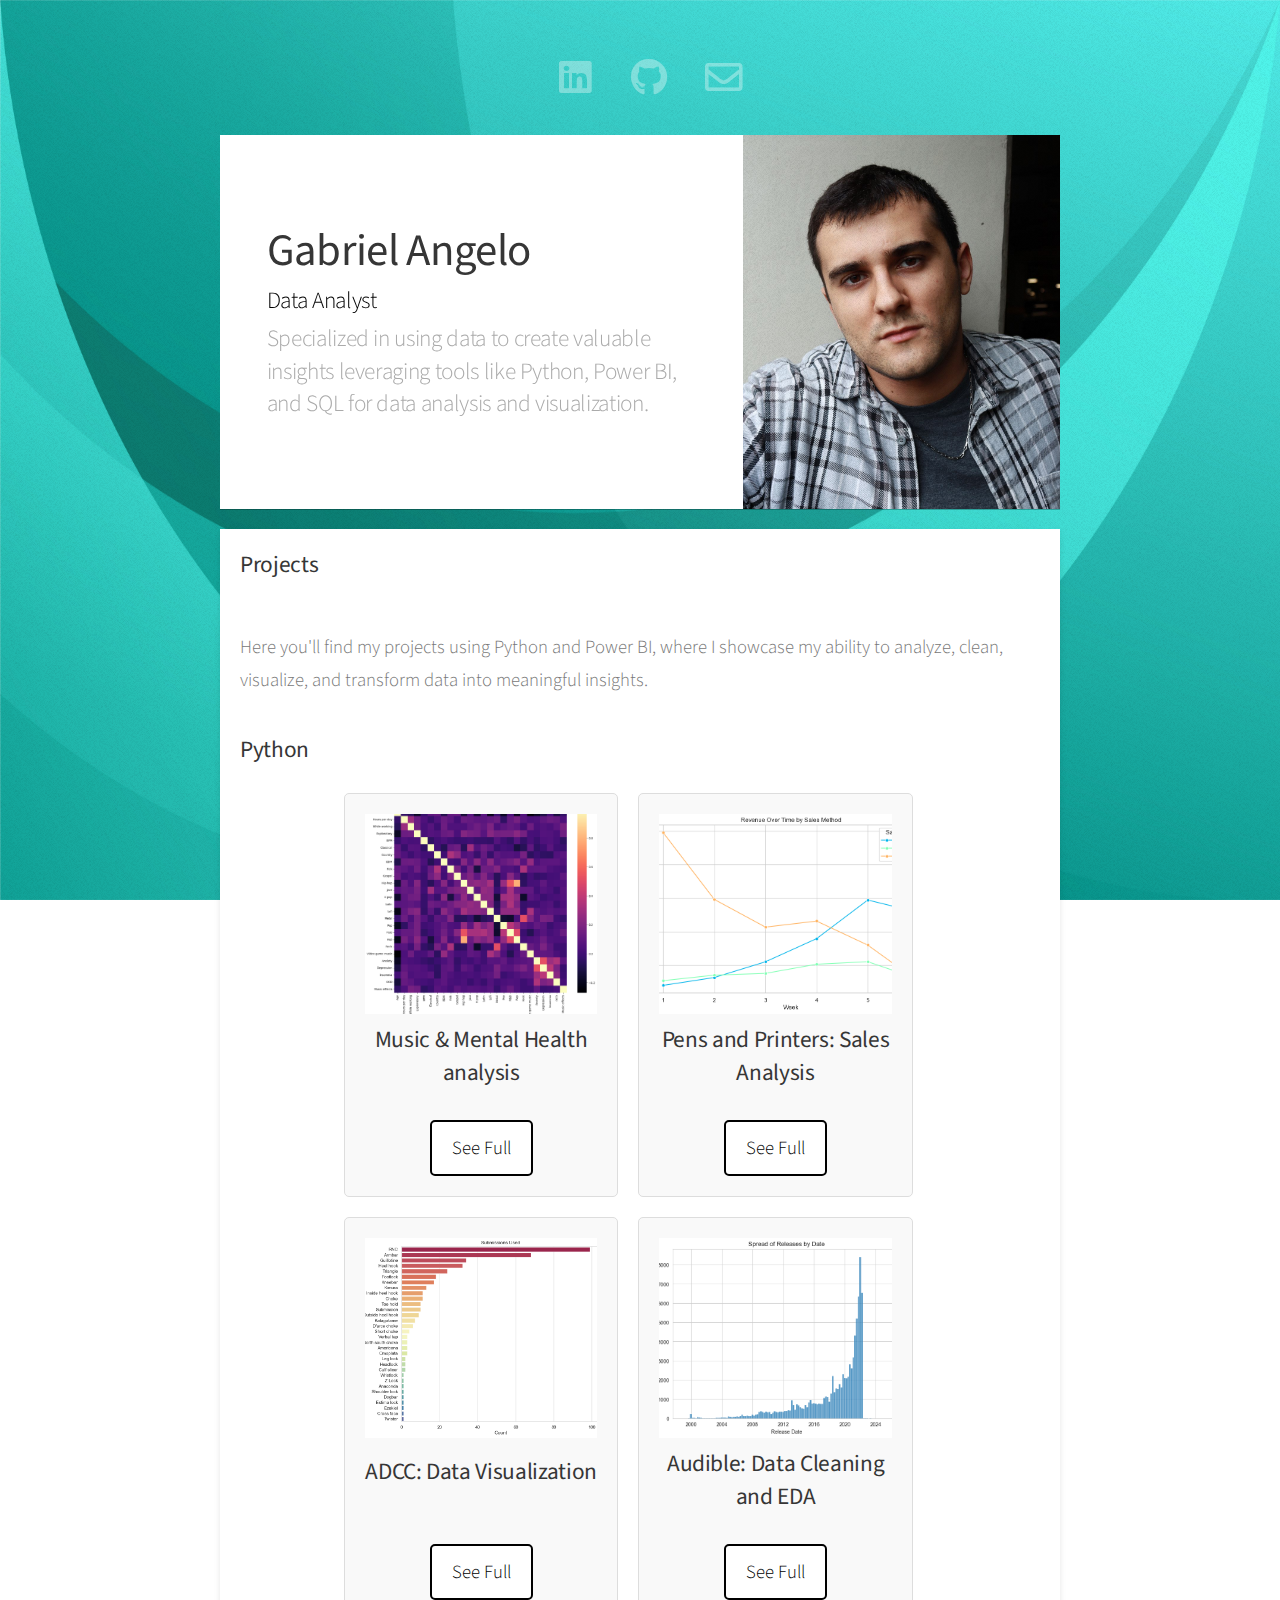
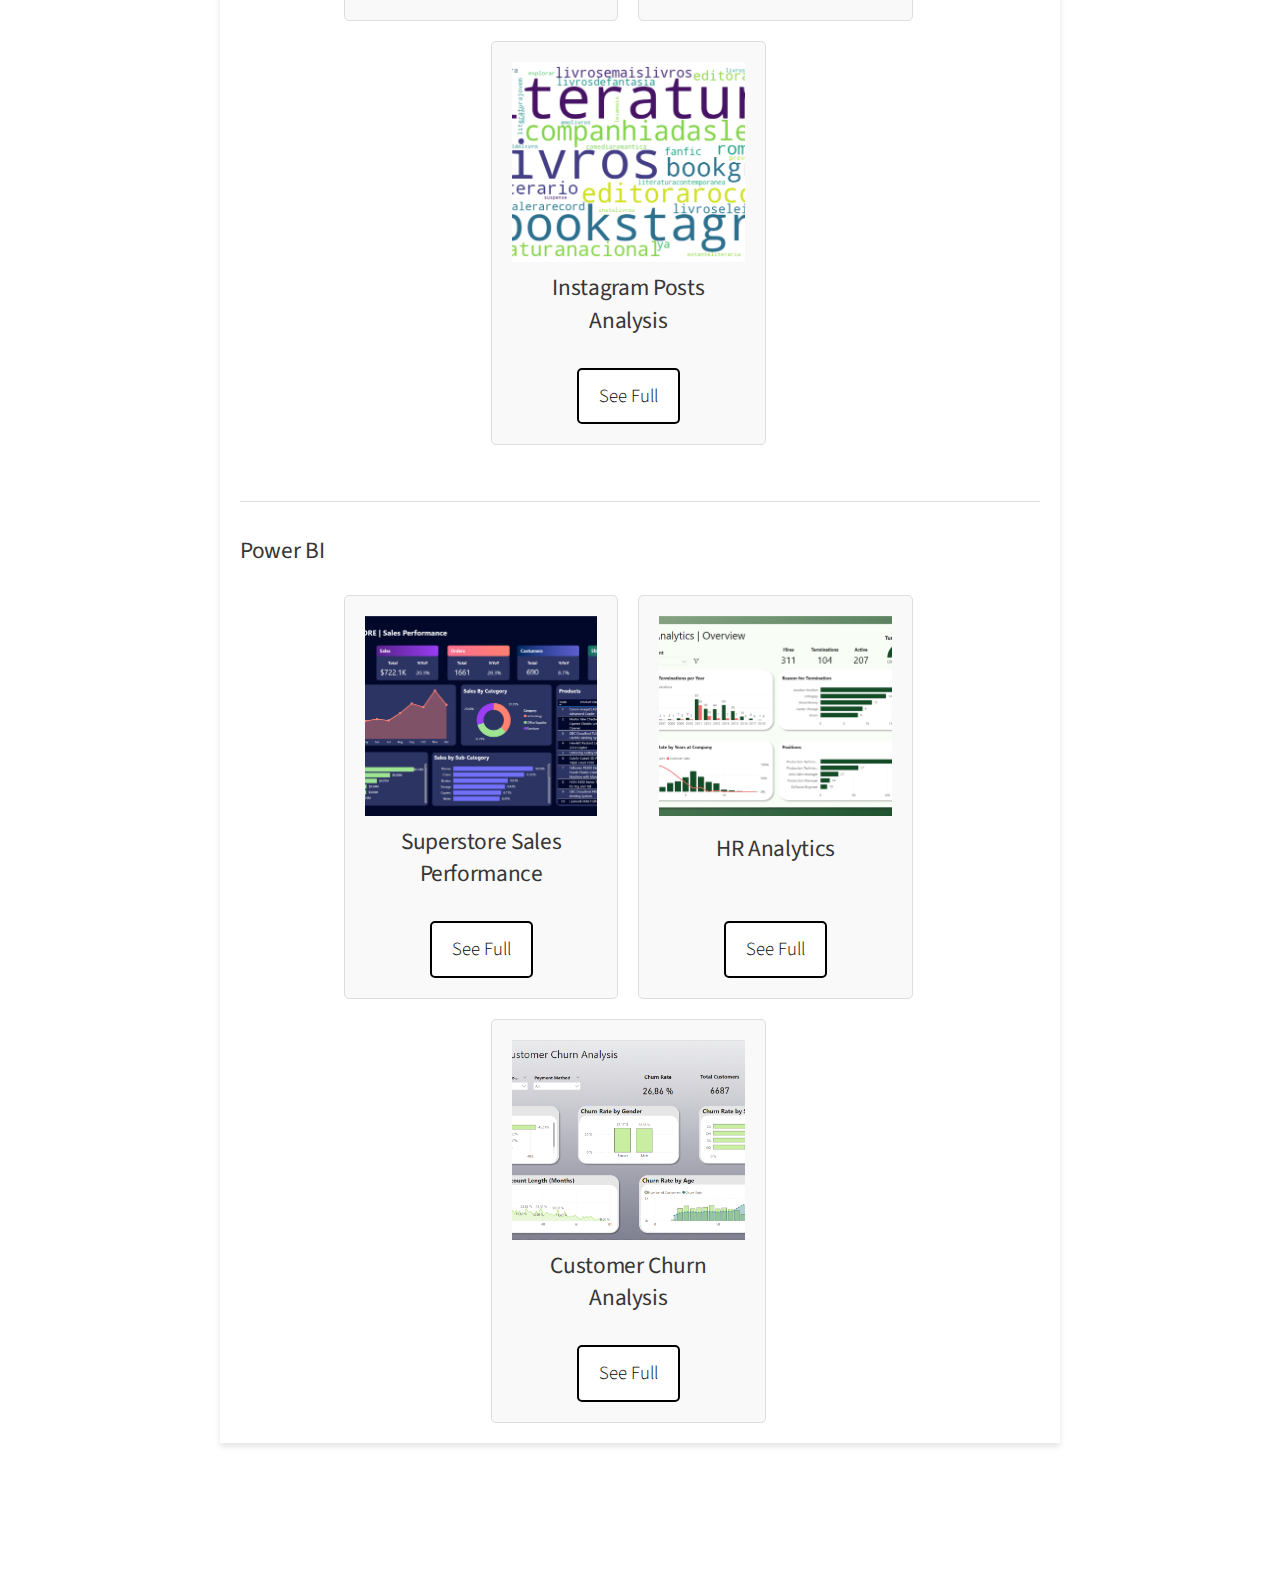
<file: index.html>
<!DOCTYPE HTML>
<!--
	Astral by HTML5 UP
	html5up.net | @ajlkn
	Free for personal and commercial use under the CCA 3.0 license (html5up.net/license)
-->
<html>
	<head>
		<title>My Portfolio</title>
		<meta charset="utf-8" />
		<meta name="viewport" content="width=device-width, initial-scale=1, user-scalable=no" />
		<link rel="stylesheet" href="assets/css/main.css" />
		<noscript><link rel="stylesheet" href="assets/css/noscript.css" /></noscript>
	</head>
	<body class="is-preload"> 

		<!-- Wrapper-->
			<div id="wrapper">

<!-- Nav -->
<nav id="nav">
    <ul class="copyright">

			<a href="https://www.linkedin.com/in/gabrielamgelo" target="_blank" class="icon brands fa-linkedin" aria-label="LinkedIn">
				<span>LinkedIn</span>
			</a>


			<a href="https://github.com/gabrielamgelo" target="_blank" class="icon brands fa-github" aria-label="GitHub">
				<span>GitHub</span>
			</a>


			<a href="mailto:gabrielangelosiq@gmail.com" class="icon fa-envelope" aria-label="Email">
				<span>Email</span>
			</a>
	</ul>

</nav>

<!-- Main -->
<div id="main">

    <!-- Me -->
    <article id="home" class="panel intro">
        <header>
            <h1>Gabriel Angelo</h1>
            <p class="small-text">Data Analyst</p>
            <p>Specialized in using data to create valuable insights leveraging tools like Python, Power BI, and SQL for data analysis and visualization. </p>
        </header>
        <a href="#projects" class="jumplink pic">
            <img src="images/me.jpg" alt="" />
        </a>
</div>

    <!-- Projects (vai aparecer logo abaixo de 'Me') -->
	<article id="projects" class="panel intro">
	<header>
            <h3 style="margin-bottom: 50px;">Projects</h3>
        </header>
        <p>
            Here you'll find my projects using Python and Power BI, where I showcase my ability to analyze, clean,  
            visualize, and transform data into meaningful insights.
		</p>
 
								<h3 style="margin-bottom: 50px;">Python</h3>
								<section>
									<div class="row">
										<div class="col-4 col-6-medium col-12-small">
											<a href="https://github.com/gabrielamgelo/Music-Mental-Health-Analysis" class="image fit">
												<img src="images/pic01.png" alt="Project 1">
											</a>
											<h3>Music & Mental Health analysis</h3>
											<div class="button-container">
												<a href="https://github.com/gabrielamgelo/Music-Mental-Health-Analysis" class="button">See Full</a>
											</div>
										</div>
										<div class="col-4 col-6-medium col-12-small">
											<a href="https://github.com/gabrielamgelo/Pens-and-Printers-Sales-Analysis" class="image fit">
												<img src="images/pic02.png" alt="Project 2">
											</a>
											<h3>Pens and Printers: Sales Analysis</h3>
											<div class="button-container">
												<a href="https://github.com/gabrielamgelo/Pens-and-Printers-Sales-Analysis" class="button">See Full</a>
											</div>
										</div>
										<div class="col-4 col-6-medium col-12-small">
											<a href="https://github.com/gabrielamgelo/ADCC-Data-Visualization" class="image fit">
												<img src="images/pic03.png" alt="Project 3">
											</a>
											<h3>ADCC: Data Visualization</h3>
											<div class="button-container">
												<a href="https://github.com/gabrielamgelo/ADCC-Data-Visualization" class="button">See Full</a>
											</div>
										</div>
										<div class="col-4 col-6-medium col-12-small">
											<a href="https://github.com/gabrielamgelo/Audible-Data-Cleaning-and-EDA" class="image fit">
												<img src="images/pic04.png" alt="Project 4">
											</a>
											<h3>Audible: Data Cleaning and EDA</h3>
											<div class="button-container">
												<a href="https://github.com/gabrielamgelo/Audible-Data-Cleaning-and-EDA" class="button">See Full</a>
											</div>
										</div>
										<div class="col-4 col-6-medium col-12-small">
											<a href="https://github.com/gabrielamgelo/Instagram-Posts-Analysis" class="image fit">
												<img src="images/pic05.png" alt="Project 5">
											</a>
											<h3>Instagram Posts Analysis</h3>
											<div class="button-container">
												<a href="https://github.com/gabrielamgelo/Instagram-Posts-Analysis" class="button">See Full</a>
											</div>
										</div>
									</div>
								</section>
							
								<hr style="margin: 5px 0;">
							
								<h3 style="margin-bottom: 50px;">Power BI</h3>
								<section>
									<div class="row">
										<div class="col-4 col-6-medium col-12-small">
											<a href="page1.html" class="image fit">
												<img src="images/pic06.png" alt="Project 6">
											</a>
											<h3>Superstore Sales Performance</h3>
											<div class="button-container">
												<a href="page1.html" class="button">See Full</a>
											</div>
										</div>
										<div class="col-4 col-6-medium col-12-small">
											<a href="page2.html" class="image fit">
												<img src="images/pic07.png" alt="Project 7">
											</a>
											<h3>HR Analytics</h3>
											<div class="button-container">
												<a href="page2.html" class="button">See Full</a>
											</div>
										</div>
										<div class="col-4 col-6-medium col-12-small">
											<a href="page3.html" class="image fit">
												<img src="images/pic08.png" alt="Project 8">
											</a>
											<h3>Customer Churn Analysis</h3>
											<div class="button-container">
												<a href="page3.html" class="button">See Full</a>
											</div>
										</div>
									</div>
								</section>
							</article>

					</div>

					<div id="footer">
						<ul class="copyright">
							<li>
								<a href="https://www.linkedin.com/in/gabrielamgelo" target="_blank" class="icon brands fa-linkedin" aria-label="LinkedIn">
									<span>LinkedIn</span>
								</a>
							</li>
							<li>
								<a href="https://github.com/gabrielamgelo" target="_blank" class="icon brands fa-github" aria-label="GitHub">
									<span>GitHub</span>
								</a>
							</li>
							<li>
								<a href="mailto:gabrielangelosiq@gmail.com" class="icon fa-envelope" aria-label="Email">
									<span>Email</span>
								</a>
						</ul>
					</div>

		<!-- Scripts -->
			<script src="assets/js/jquery.min.js"></script>
			<script src="assets/js/browser.min.js"></script>
			<script src="assets/js/breakpoints.min.js"></script>
			<script src="assets/js/util.js"></script>
			<script src="assets/js/main.js"></script>

	</body>
</html>
</file>
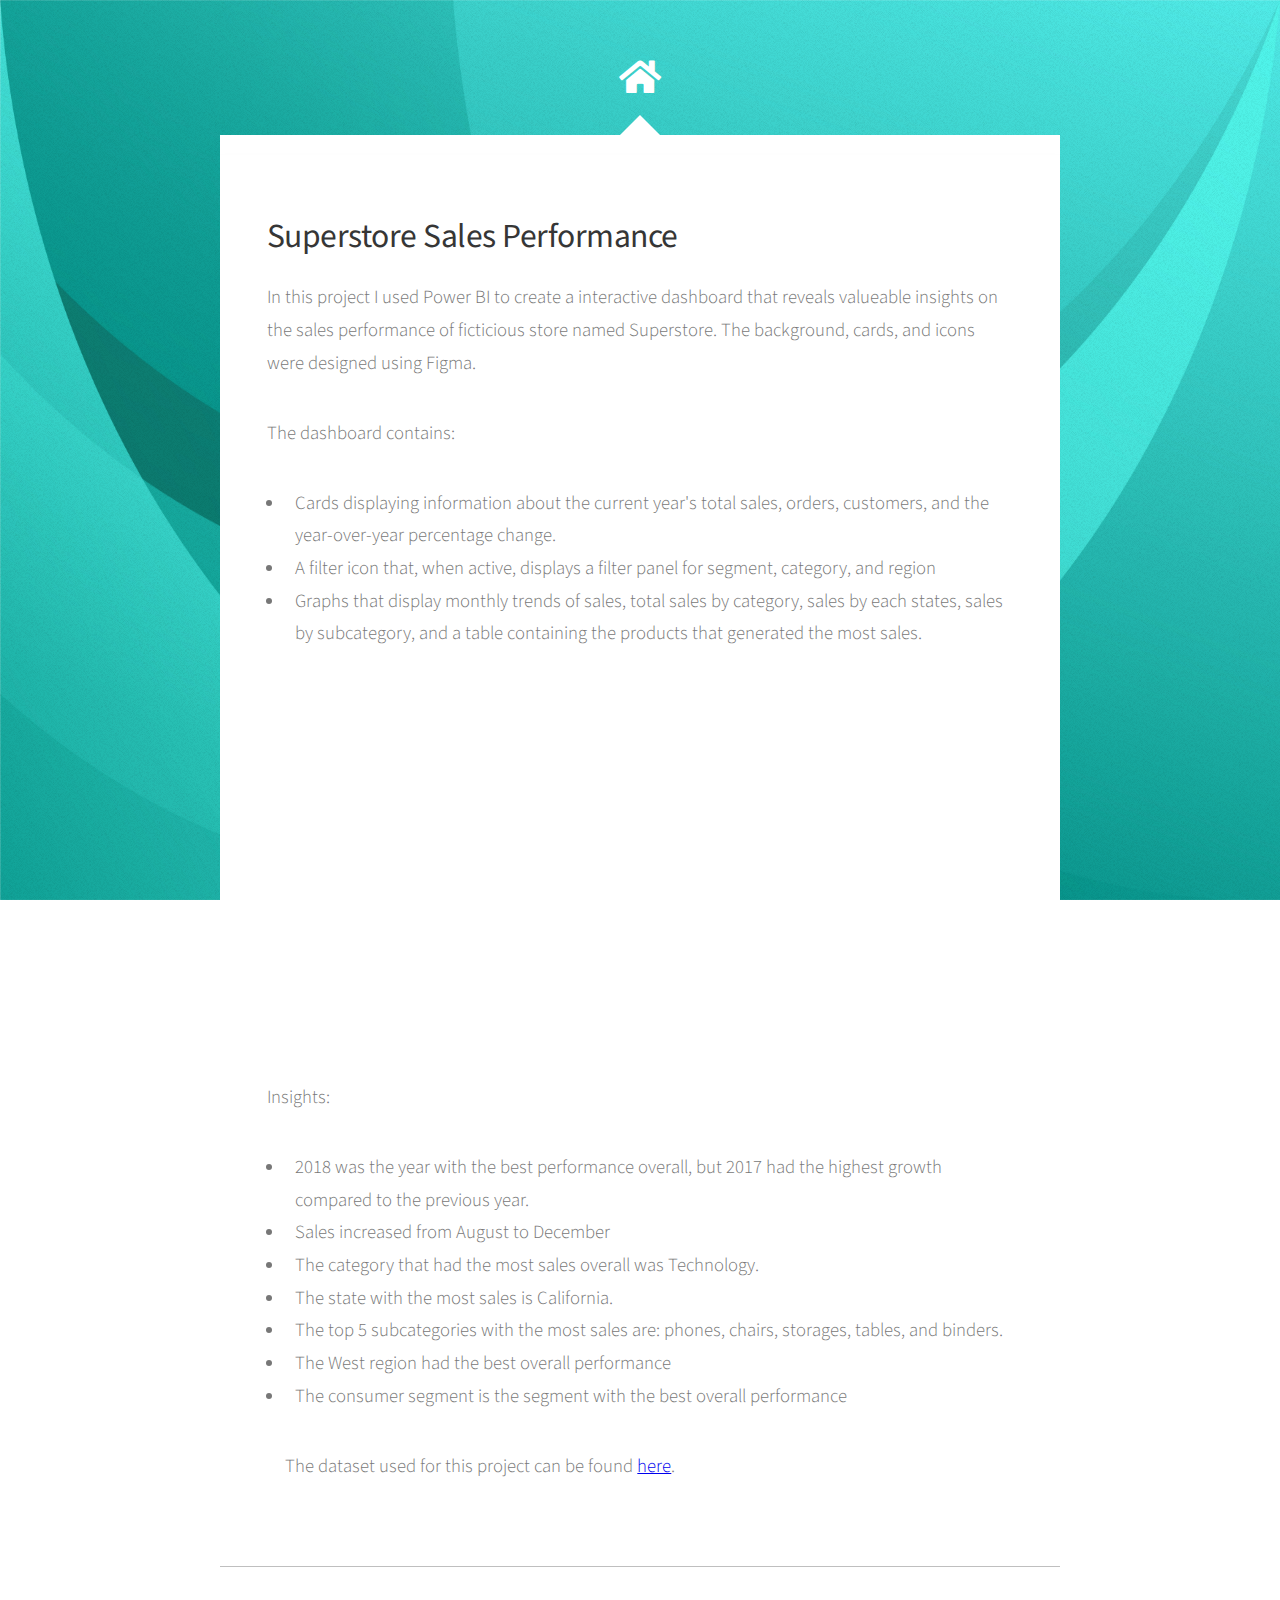
<file: page1.html>
<!DOCTYPE HTML>
<!--
	Astral by HTML5 UP
	html5up.net | @ajlkn
	Free for personal and commercial use under the CCA 3.0 license (html5up.net/license)
-->

<html>
	<head>
		<title>My Portfolio</title>
		<meta charset="utf-8" />
		<meta name="viewport" content="width=device-width, initial-scale=1, user-scalable=no" />
		<link rel="stylesheet" href="assets/css/main.css" />
		<noscript><link rel="stylesheet" href="assets/css/noscript.css" /></noscript>
	</head>
	<body class="is-preload"> 

		<!-- Wrapper-->
			<div id="wrapper">
				
				<!-- Nav -->
				<nav id="nav">
					<a href="https://gabrielamgelo.github.io/" class="icon solid fa-home"><span>Home</span></a>
				</nav>

				<!-- Main -->
					<div id="main">

 						<!-- Projects -->
							<article id="projects" class="panel">
								<header>
									<h2>Superstore Sales Performance</h2>
								</header>
								<p>In this project I used Power BI to create a interactive dashboard that reveals valueable insights on the sales performance
									of ficticious store named Superstore. The background, cards, and icons were designed using Figma.</p>
									
									<p>The dashboard contains:</p>
								<ul>
								  <li>Cards displaying information about the current year's total sales, orders, customers, and the year-over-year percentage change.</li>
								  <li>A filter icon that, when active, displays a filter panel for segment, category, and region
								  <li>Graphs that display monthly trends of sales, total sales by category, sales by each states,
									sales by subcategory, and a table containing the products that generated the most sales.
									</ul>
								  </li>
								</ul>


                <!-- Adicionando o iframe do Power BI -->
  <div class="project-embed">
    <iframe title="Superstore Sales Performance" width="600" height="373,5" 
            src="https://app.powerbi.com/view?r=eyJrIjoiNTA1ZDcyZmItOGM3ZC00NjlhLWE2NTctOWIyOWJkN2U0ZDNkIiwidCI6ImVlZTBhYzc3LTkyYTQtNDdmNC05Y2MxLWM5NGFmYzg3N2VhNyJ9" 
            frameborder="0" allowFullScreen="true"></iframe>
  </div>

  <div style="margin-top: 20px;"></div>

  <p>
    Insights:
  </p>
  <ul>
    <li>2018 was the year with the best performance overall, but 2017 had the highest growth compared to the previous year.</li>
    <li>Sales increased from August to December</li>
    <li>The category that had the most sales overall was Technology.</li>
	<li>The state with the most sales is California.</li>
	<li>The top 5 subcategories with the most sales are: phones, chairs, storages, tables, and binders.</li>
	<li>The West region had the best overall performance</li>
	<li>The consumer segment is the segment with the best overall performance</li>  </p>
	
	<p>
		The dataset used for this project can be found <a href="https://www.kaggle.com/datasets/rohitsahoo/sales-forecasting" target="_blank">here</a>. 
	  </p>

  </ul>

</article>
					</div>

					<div id="footer">
						<ul class="copyright">
							<li>
								<a href="https://www.linkedin.com/in/gabrielamgelo" target="_blank" class="icon brands fa-linkedin" aria-label="LinkedIn">
									<span>LinkedIn</span>
								</a>
							</li>
							<li>
								<a href="https://github.com/gabrielamgelo" target="_blank" class="icon brands fa-github" aria-label="GitHub">
									<span>GitHub</span>
								</a>
							</li>
							<li>
								<a href="mailto:gabrielangelosiq@gmail.com" class="icon fa-envelope" aria-label="Email">
									<span>Email</span>
								</a>
						</ul>
					</div>

 		<!-- Scripts -->
			<script src="assets/js/jquery.min.js"></script>
			<script src="assets/js/browser.min.js"></script>
			<script src="assets/js/breakpoints.min.js"></script>
			<script src="assets/js/util.js"></script>
			<script src="assets/js/main.js"></script>

	</body>
</html>
</file>
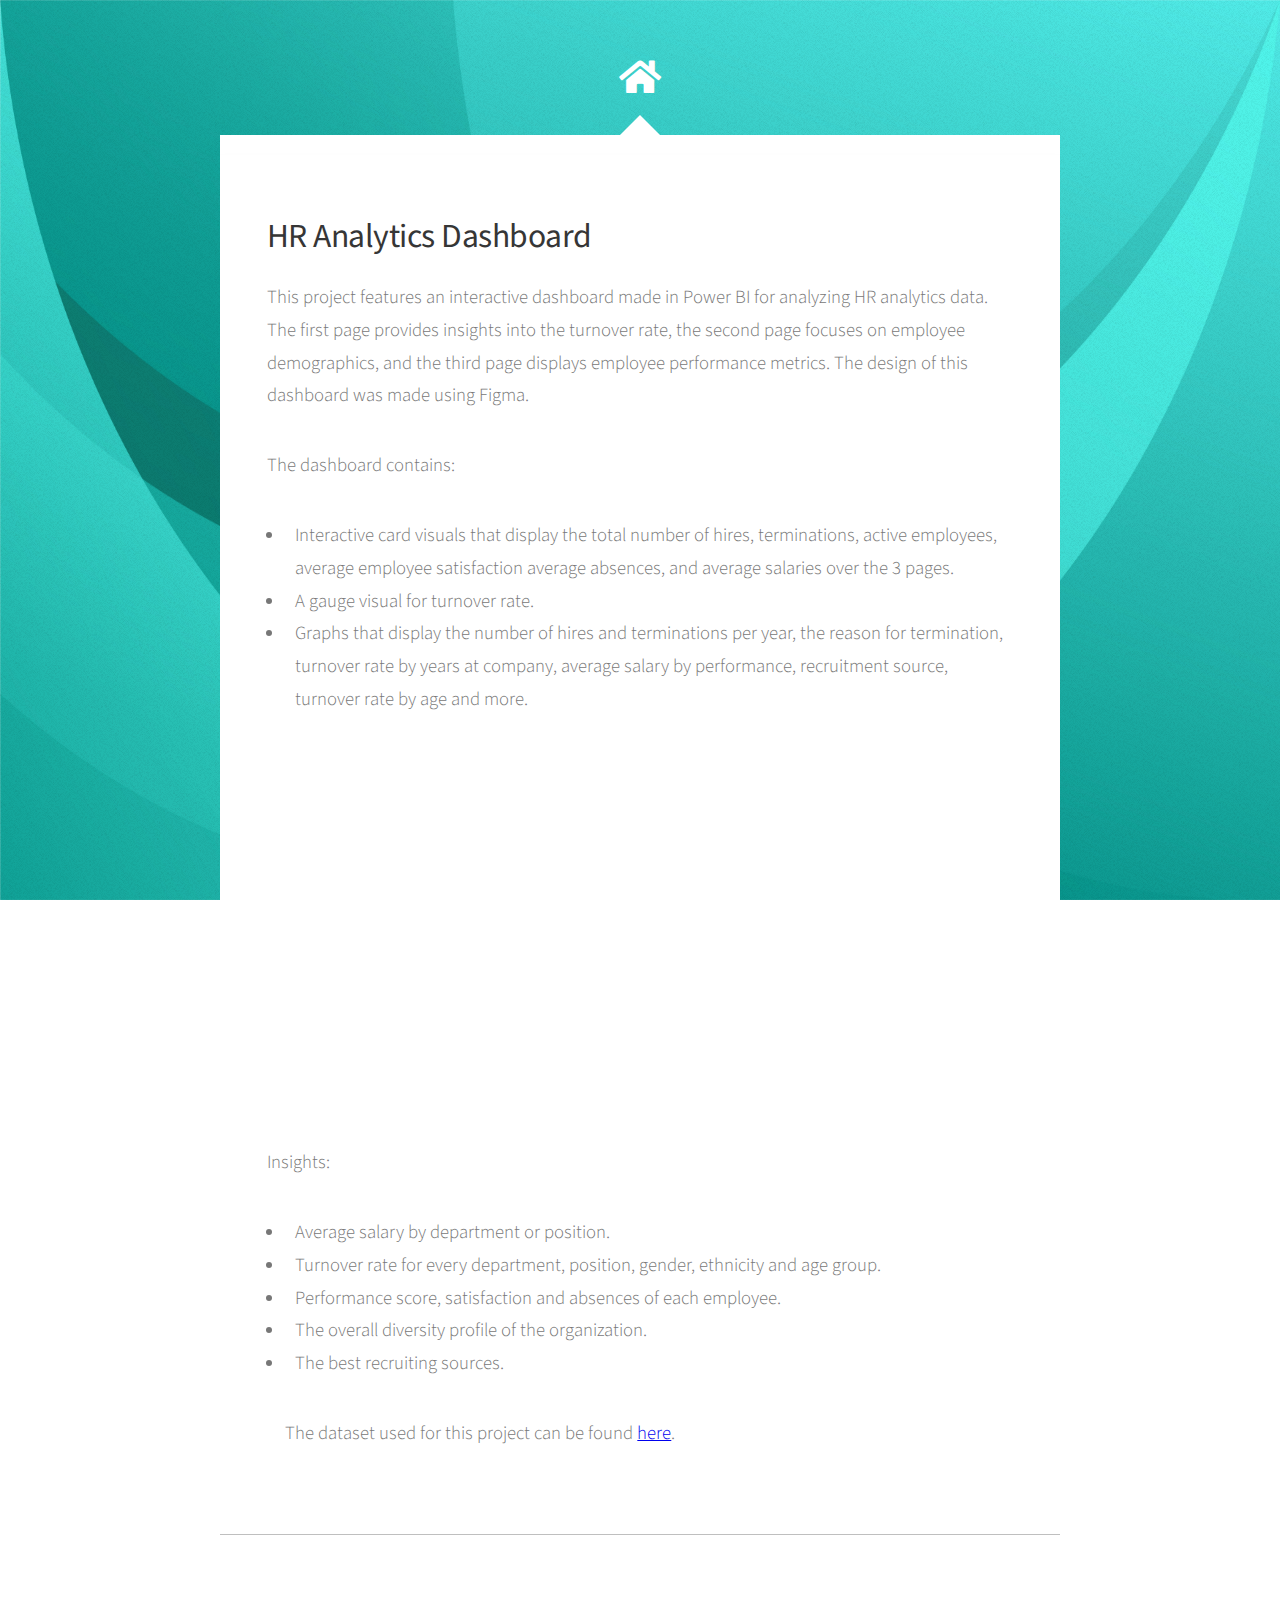
<file: page2.html>
<!DOCTYPE HTML>
<!--
	Astral by HTML5 UP
	html5up.net | @ajlkn
	Free for personal and commercial use under the CCA 3.0 license (html5up.net/license)
-->

<html>
	<head>
		<title>My Portfolio</title>
		<meta charset="utf-8" />
		<meta name="viewport" content="width=device-width, initial-scale=1, user-scalable=no" />
		<link rel="stylesheet" href="assets/css/main.css" />
		<noscript><link rel="stylesheet" href="assets/css/noscript.css" /></noscript>
	</head>
	<body class="is-preload"> 

		<!-- Wrapper-->
			<div id="wrapper">
				
				<!-- Nav -->
				<nav id="nav">
					<a href="https://gabrielamgelo.github.io/" class="icon solid fa-home"><span>Home</span></a>
				</nav>

				<!-- Main -->
					<div id="main">

 						<!-- Projects -->
						 <article id="projects" class="panel">
							<header>
								<h2>HR Analytics Dashboard</h2>
							</header>
							<p>This project features an interactive dashboard made in Power BI for analyzing HR analytics data.
								 The first page provides insights into the turnover rate, the second page focuses on employee demographics,
								  and the third page displays employee performance metrics. The design of this dashboard was made using Figma.</p>
								
								<p>The dashboard contains:</p>
							<ul>
							  <li>Interactive card visuals that display the total number of hires, terminations, active employees, average employee satisfaction
								average absences, and average salaries over the 3 pages.
							  <li>A gauge visual for turnover rate.
							  <li>Graphs that display the number of hires and terminations per year, the reason for termination, turnover rate by years at company,
								average salary by performance, recruitment source, turnover rate by age and more.
								</ul>
							  </li>
							</ul>

                <!-- Adicionando o iframe do Power BI -->
  <div class="project-embed">
    <iframe title="HR Analytics" width="600" height="373,5" 
            src="https://app.powerbi.com/view?r=eyJrIjoiMWFjOWY4YWItNTRiOC00NWNiLWIwM2UtODNmZjJlYzBhZDc4IiwidCI6ImVlZTBhYzc3LTkyYTQtNDdmNC05Y2MxLWM5NGFmYzg3N2VhNyJ9" 
			frameborder="0" allowFullScreen="true"></iframe>
  </div>
  <div style="margin-top: 20px;"></div>

  <p>
    Insights:
  </p>
  <ul>
    <li>Average salary by department or position.</li>
    <li>Turnover rate for every department, position, gender, ethnicity and age group.</li>
    <li>Performance score, satisfaction and absences of each employee.</li>
	<li>The overall diversity profile of the organization.</li>
	<li>The best recruiting sources.</li>  </p>
	
	<p>
		The dataset used for this project can be found <a href="https://www.kaggle.com/datasets/rhuebner/human-resources-data-set" target="_blank">here</a>. 
	  </p>

  </ul>


</article>
					</div>

					<div id="footer">
						<ul class="copyright">
							<li>
								<a href="https://www.linkedin.com/in/gabrielamgelo" target="_blank" class="icon brands fa-linkedin" aria-label="LinkedIn">
									<span>LinkedIn</span>
								</a>
							</li>
							<li>
								<a href="https://github.com/gabrielamgelo" target="_blank" class="icon brands fa-github" aria-label="GitHub">
									<span>GitHub</span>
								</a>
							</li>
							<li>
								<a href="mailto:gabrielangelosiq@gmail.com" class="icon fa-envelope" aria-label="Email">
									<span>Email</span>
								</a>
						</ul>
					</div>

 		<!-- Scripts -->
			<script src="assets/js/jquery.min.js"></script>
			<script src="assets/js/browser.min.js"></script>
			<script src="assets/js/breakpoints.min.js"></script>
			<script src="assets/js/util.js"></script>
			<script src="assets/js/main.js"></script>

	</body>
</html>
</file>
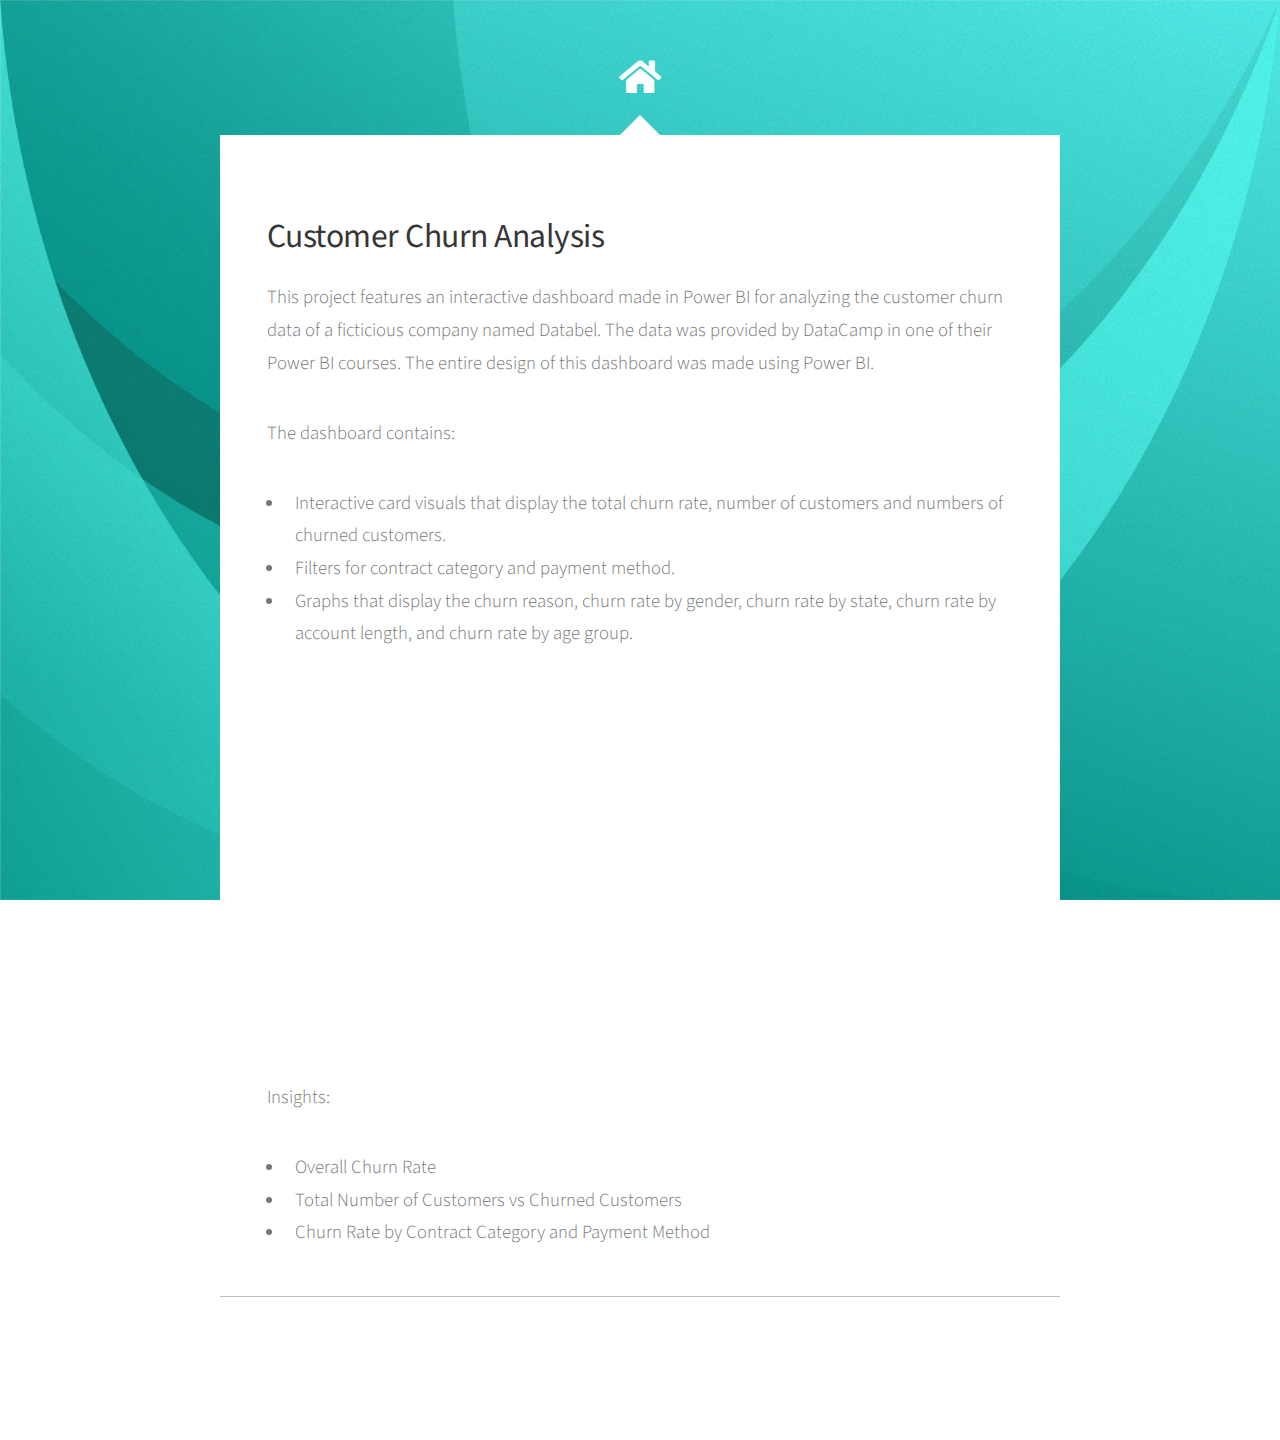
<file: page3.html>
<!DOCTYPE HTML>
<!--
	Astral by HTML5 UP
	html5up.net | @ajlkn
	Free for personal and commercial use under the CCA 3.0 license (html5up.net/license)
-->

<html>
	<head>
		<title>My Portfolio</title>
		<meta charset="utf-8" />
		<meta name="viewport" content="width=device-width, initial-scale=1, user-scalable=no" />
		<link rel="stylesheet" href="assets/css/main.css" />
		<noscript><link rel="stylesheet" href="assets/css/noscript.css" /></noscript>
	</head>
	<body class="is-preload"> 

		<!-- Wrapper-->
			<div id="wrapper">
				
				<!-- Nav -->
				<nav id="nav">
					<a href="https://gabrielamgelo.github.io/" class="icon solid fa-home"><span>Home</span></a>
				</nav>

				<!-- Main -->
					<div id="main">

 						<!-- Projects -->
						 <article id="projects" class="panel">
							<header>
								<h2>Customer Churn Analysis</h2>
							</header>
							<p>This project features an interactive dashboard made in Power BI for analyzing the customer churn data of a ficticious company named Databel.
								The data was provided by DataCamp in one of their Power BI courses.
							    The entire design of this dashboard was made using Power BI.</p>
								
								<p>The dashboard contains:</p>
							<ul>
							  <li>Interactive card visuals that display the total churn rate, number of customers and numbers of churned customers.
							  <li>Filters for contract category and payment method.
							  <li>Graphs that display the churn reason, churn rate by gender, churn rate by state, churn rate by account length, and churn rate by age group.
								</ul>
							  </li>
							</ul>

                <!-- Adicionando o iframe do Power BI -->
  <div class="project-embed">
    <iframe title="Customer Churn Analysis" width="600" height="373,5" 
            src="https://app.powerbi.com/view?r=eyJrIjoiOTgwNzU4OTEtMjFhMy00MmM4LWFlNGYtYzRkOGU4Y2ZjNjMyIiwidCI6ImVlZTBhYzc3LTkyYTQtNDdmNC05Y2MxLWM5NGFmYzg3N2VhNyJ9" 
			frameborder="0" allowFullScreen="true"></iframe>
  </div>
  <div style="margin-top: 20px;"></div>

  <p>
    Insights:
  </p>
  <ul>
	<li>Overall Churn Rate</li>
    <li>Total Number of Customers vs Churned Customers</li>
    <li>Churn Rate by Contract Category and Payment Method</li>
	

  </ul>
					</div>

					<div id="footer">
						<ul class="copyright">
							<li>
								<a href="https://www.linkedin.com/in/gabrielamgelo" target="_blank" class="icon brands fa-linkedin" aria-label="LinkedIn">
									<span>LinkedIn</span>
								</a>
							</li>
							<li>
								<a href="https://github.com/gabrielamgelo" target="_blank" class="icon brands fa-github" aria-label="GitHub">
									<span>GitHub</span>
								</a>
							</li>
							<li>
								<a href="mailto:gabrielangelosiq@gmail.com" class="icon fa-envelope" aria-label="Email">
									<span>Email</span>
								</a>
						</ul>
					</div>

 		<!-- Scripts -->
			<script src="assets/js/jquery.min.js"></script>
			<script src="assets/js/browser.min.js"></script>
			<script src="assets/js/breakpoints.min.js"></script>
			<script src="assets/js/util.js"></script>
			<script src="assets/js/main.js"></script>

	</body>
</html>
</file>
<file: assets/css/noscript.css>
/*
	Astral by HTML5 UP
	html5up.net | @ajlkn
	Free for personal and commercial use under the CCA 3.0 license (html5up.net/license)
*/

/* Wrapper */

	#wrapper {
		opacity: 1 !important;
	}

/* Nav */

	#nav a {
		opacity: 1.0;
	}

		#nav a:before, #nav a:after {
			display: none;
		}

		#nav a span {
			top: 0;
			opacity: 1.0;
		}

			#nav a span:after {
				display: none;
			}

/* Main */

	#main {
		background: none;
		box-shadow: none;
	}

		#main > .panel {
			background: #ffffff;
			margin-bottom: 2em;
		}

			#main > .panel:last-child {
				margin-bottom: 0;
			}
</file>
<file: assets/css/main.css>
@import url("https://fonts.googleapis.com/css?family=Source+Sans+Pro:300,400,300italic,400italic");
@import url("fontawesome-all.min.css");

/*
	Astral by HTML5 UP
	html5up.net | @ajlkn
	Free for personal and commercial use under the CCA 3.0 license (html5up.net/license)
*/

html, body, div, span, applet, object,
iframe, h1, h2, h3, h4, h5, h6, p, blockquote,
pre, a, abbr, acronym, address, big, cite,
code, del, dfn, em, img, ins, kbd, q, s, samp,
small, strike, strong, sub, sup, tt, var, b,
u, i, center, dl, dt, dd, ol, ul, li, fieldset,
form, label, legend, table, caption, tbody,
tfoot, thead, tr, th, td, article, aside,
canvas, details, embed, figure, figcaption,
footer, header, hgroup, menu, nav, output, ruby,
section, summary, time, mark, audio, video {
	margin: 0;
	padding: 0;
	border: 0;
	font-size: 100%;
	font: inherit;
	vertical-align: baseline;}

article, aside, details, figcaption, figure,
footer, header, hgroup, menu, nav, section {
	display: block;}

body {
	line-height: 1;
}

ol, ul {
	list-style: none;
}

blockquote, q {
	quotes: none;
}

	blockquote:before, blockquote:after, q:before, q:after {
		content: '';
		content: none;
	}

table {
	border-collapse: collapse;
	border-spacing: 0;
}

body {
	-webkit-text-size-adjust: none;
}

mark {
	background-color: transparent;
	color: inherit;
}

input::-moz-focus-inner {
	border: 0;
	padding: 0;
}

input, select, textarea {
	-moz-appearance: none;
	-webkit-appearance: none;
	-ms-appearance: none;
	appearance: none;
}

/* Row */

	.row {
		display: flex;
		flex-wrap: wrap;
		box-sizing: border-box;
		align-items: stretch;
	}

		.row > * {
			box-sizing: border-box;
		}

		.row.gtr-uniform > * > :last-child {
			margin-bottom: 0;
		}

		.row.aln-left {
			justify-content: flex-start;
		}

		.row.aln-center {
			justify-content: center;
		}

		.row.aln-right {
			justify-content: flex-end;
		}

		.row.aln-top {
			align-items: flex-start;
		}

		.row.aln-middle {
			align-items: center;
		}

		.row.aln-bottom {
			align-items: flex-end;
		}

		.row > .imp {
			order: -1;
		}

		.row > .col-1 {
			width: 8.33333%;
		}

		.row > .off-1 {
			margin-left: 8.33333%;
		}

		.row > .col-2 {
			width: 16.66667%;
		}

		.row > .off-2 {
			margin-left: 16.66667%;
		}

		.row > .col-3 {
			width: 25%;
		}

		.row > .off-3 {
			margin-left: 25%;
		}

		.row > .col-4 {
			width: 33.33333%;
		}

		.row > .off-4 {
			margin-left: 33.33333%;
		}

		.row > .col-5 {
			width: 41.66667%;
		}

		.row > .off-5 {
			margin-left: 41.66667%;
		}

		.row > .col-6 {
			width: 50%;
		}

		.row > .off-6 {
			margin-left: 50%;
		}

		.row > .col-7 {
			width: 58.33333%;
		}

		.row > .off-7 {
			margin-left: 58.33333%;
		}

		.row > .col-8 {
			width: 66.66667%;
		}

		.row > .off-8 {
			margin-left: 66.66667%;
		}

		.row > .col-9 {
			width: 75%;
		}

		.row > .off-9 {
			margin-left: 75%;
		}

		.row > .col-10 {
			width: 83.33333%;
		}

		.row > .off-10 {
			margin-left: 83.33333%;
		}

		.row > .col-11 {
			width: 91.66667%;
		}

		.row > .off-11 {
			margin-left: 91.66667%;
		}

		.row > .col-12 {
			width: 100%;
		}

		.row > .off-12 {
			margin-left: 100%;
		}

		.row.gtr-0 {
			margin-top: 0em;
			margin-left: 0em;
		}

			.row.gtr-0 > * {
				padding: 0em 0 0 0em;
			}

			.row.gtr-0.gtr-uniform {
				margin-top: 0em;
			}

				.row.gtr-0.gtr-uniform > * {
					padding-top: 0em;
				}

		.row.gtr-25 {
			margin-top: -0.3125em;
			margin-left: -0.3125em;
		}

			.row.gtr-25 > * {
				padding: 0.3125em 0 0 0.3125em;
			}

			.row.gtr-25.gtr-uniform {
				margin-top: -0.3125em;
			}

				.row.gtr-25.gtr-uniform > * {
					padding-top: 0.3125em;
				}

		.row.gtr-50 {
			margin-top: -0.625em;
			margin-left: -0.625em;
		}

			.row.gtr-50 > * {
				padding: 0.625em 0 0 0.625em;
			}

			.row.gtr-50.gtr-uniform {
				margin-top: -0.625em;
			}

				.row.gtr-50.gtr-uniform > * {
					padding-top: 0.625em;
				}

		.row {
			margin-top: -1.25em;
			margin-left: -1.25em;
		}

			.row > * {
				padding: 1.25em 0 0 1.25em;
			}

			.row.gtr-uniform {
				margin-top: -1.25em;
			}

				.row.gtr-uniform > * {
					padding-top: 1.25em;
				}

		.row.gtr-150 {
			margin-top: -1.875em;
			margin-left: -1.875em;
		}

			.row.gtr-150 > * {
				padding: 1.875em 0 0 1.875em;
			}

			.row.gtr-150.gtr-uniform {
				margin-top: -1.875em;
			}

				.row.gtr-150.gtr-uniform > * {
					padding-top: 1.875em;
				}

		.row.gtr-200 {
			margin-top: -2.5em;
			margin-left: -2.5em;
		}

			.row.gtr-200 > * {
				padding: 2.5em 0 0 2.5em;
			}

			.row.gtr-200.gtr-uniform {
				margin-top: -2.5em;
			}

				.row.gtr-200.gtr-uniform > * {
					padding-top: 2.5em;
				}

		@media screen and (max-width: 1680px) {

			.row {
				display: flex;
				flex-wrap: wrap;
				box-sizing: border-box;
				align-items: stretch;
			}

				.row > * {
					box-sizing: border-box;
				}

				.row.gtr-uniform > * > :last-child {
					margin-bottom: 0;
				}

				.row.aln-left {
					justify-content: flex-start;
				}

				.row.aln-center {
					justify-content: center;
				}

				.row.aln-right {
					justify-content: flex-end;
				}

				.row.aln-top {
					align-items: flex-start;
				}

				.row.aln-middle {
					align-items: center;
				}

				.row.aln-bottom {
					align-items: flex-end;
				}

				.row > .imp-xlarge {
					order: -1;
				}

				.row > .col-1-xlarge {
					width: 8.33333%;
				}

				.row > .off-1-xlarge {
					margin-left: 8.33333%;
				}

				.row > .col-2-xlarge {
					width: 16.66667%;
				}

				.row > .off-2-xlarge {
					margin-left: 16.66667%;
				}

				.row > .col-3-xlarge {
					width: 25%;
				}

				.row > .off-3-xlarge {
					margin-left: 25%;
				}

				.row > .col-4-xlarge {
					width: 33.33333%;
				}

				.row > .off-4-xlarge {
					margin-left: 33.33333%;
				}

				.row > .col-5-xlarge {
					width: 41.66667%;
				}

				.row > .off-5-xlarge {
					margin-left: 41.66667%;
				}

				.row > .col-6-xlarge {
					width: 50%;
				}

				.row > .off-6-xlarge {
					margin-left: 50%;
				}

				.row > .col-7-xlarge {
					width: 58.33333%;
				}

				.row > .off-7-xlarge {
					margin-left: 58.33333%;
				}

				.row > .col-8-xlarge {
					width: 66.66667%;
				}

				.row > .off-8-xlarge {
					margin-left: 66.66667%;
				}

				.row > .col-9-xlarge {
					width: 75%;
				}

				.row > .off-9-xlarge {
					margin-left: 75%;
				}

				.row > .col-10-xlarge {
					width: 83.33333%;
				}

				.row > .off-10-xlarge {
					margin-left: 83.33333%;
				}

				.row > .col-11-xlarge {
					width: 91.66667%;
				}

				.row > .off-11-xlarge {
					margin-left: 91.66667%;
				}

				.row > .col-12-xlarge {
					width: 100%;
				}

				.row > .off-12-xlarge {
					margin-left: 100%;
				}

				.row.gtr-0 {
					margin-top: 0em;
					margin-left: 0em;
				}

					.row.gtr-0 > * {
						padding: 0em 0 0 0em;
					}

					.row.gtr-0.gtr-uniform {
						margin-top: 0em;
					}

						.row.gtr-0.gtr-uniform > * {
							padding-top: 0em;
						}

				.row.gtr-25 {
					margin-top: -0.3125em;
					margin-left: -0.3125em;
				}

					.row.gtr-25 > * {
						padding: 0.3125em 0 0 0.3125em;
					}

					.row.gtr-25.gtr-uniform {
						margin-top: -0.3125em;
					}

						.row.gtr-25.gtr-uniform > * {
							padding-top: 0.3125em;
						}

				.row.gtr-50 {
					margin-top: -0.625em;
					margin-left: -0.625em;
				}

					.row.gtr-50 > * {
						padding: 0.625em 0 0 0.625em;
					}

					.row.gtr-50.gtr-uniform {
						margin-top: -0.625em;
					}

						.row.gtr-50.gtr-uniform > * {
							padding-top: 0.625em;
						}

				.row {
					margin-top: -1.25em;
					margin-left: -1.25em;
				}

					.row > * {
						padding: 1.25em 0 0 1.25em;
					}

					.row.gtr-uniform {
						margin-top: -1.25em;
					}

						.row.gtr-uniform > * {
							padding-top: 1.25em;
						}

				.row.gtr-150 {
					margin-top: -1.875em;
					margin-left: -1.875em;
				}

					.row.gtr-150 > * {
						padding: 1.875em 0 0 1.875em;
					}

					.row.gtr-150.gtr-uniform {
						margin-top: -1.875em;
					}

						.row.gtr-150.gtr-uniform > * {
							padding-top: 1.875em;
						}

				.row.gtr-200 {
					margin-top: -2.5em;
					margin-left: -2.5em;
				}

					.row.gtr-200 > * {
						padding: 2.5em 0 0 2.5em;
					}

					.row.gtr-200.gtr-uniform {
						margin-top: -2.5em;
					}

						.row.gtr-200.gtr-uniform > * {
							padding-top: 2.5em;
						}

		}

		@media screen and (max-width: 1280px) {

			.row {
				display: flex;
				flex-wrap: wrap;
				box-sizing: border-box;
				align-items: stretch;
			}

				.row > * {
					box-sizing: border-box;
				}

				.row.gtr-uniform > * > :last-child {
					margin-bottom: 0;
				}

				.row.aln-left {
					justify-content: flex-start;
				}

				.row.aln-center {
					justify-content: center;
				}

				.row.aln-right {
					justify-content: flex-end;
				}

				.row.aln-top {
					align-items: flex-start;
				}

				.row.aln-middle {
					align-items: center;
				}

				.row.aln-bottom {
					align-items: flex-end;
				}

				.row > .imp-large {
					order: -1;
				}

				.row > .col-1-large {
					width: 8.33333%;
				}

				.row > .off-1-large {
					margin-left: 8.33333%;
				}

				.row > .col-2-large {
					width: 16.66667%;
				}

				.row > .off-2-large {
					margin-left: 16.66667%;
				}

				.row > .col-3-large {
					width: 25%;
				}

				.row > .off-3-large {
					margin-left: 25%;
				}

				.row > .col-4-large {
					width: 33.33333%;
				}

				.row > .off-4-large {
					margin-left: 33.33333%;
				}

				.row > .col-5-large {
					width: 41.66667%;
				}

				.row > .off-5-large {
					margin-left: 41.66667%;
				}

				.row > .col-6-large {
					width: 50%;
				}

				.row > .off-6-large {
					margin-left: 50%;
				}

				.row > .col-7-large {
					width: 58.33333%;
				}

				.row > .off-7-large {
					margin-left: 58.33333%;
				}

				.row > .col-8-large {
					width: 66.66667%;
				}

				.row > .off-8-large {
					margin-left: 66.66667%;
				}

				.row > .col-9-large {
					width: 75%;
				}

				.row > .off-9-large {
					margin-left: 75%;
				}

				.row > .col-10-large {
					width: 83.33333%;
				}

				.row > .off-10-large {
					margin-left: 83.33333%;
				}

				.row > .col-11-large {
					width: 91.66667%;
				}

				.row > .off-11-large {
					margin-left: 91.66667%;
				}

				.row > .col-12-large {
					width: 100%;
				}

				.row > .off-12-large {
					margin-left: 100%;
				}

				.row.gtr-0 {
					margin-top: 0em;
					margin-left: 0em;
				}

					.row.gtr-0 > * {
						padding: 0em 0 0 0em;
					}

					.row.gtr-0.gtr-uniform {
						margin-top: 0em;
					}

						.row.gtr-0.gtr-uniform > * {
							padding-top: 0em;
						}

				.row.gtr-25 {
					margin-top: -0.3125em;
					margin-left: -0.3125em;
				}

					.row.gtr-25 > * {
						padding: 0.3125em 0 0 0.3125em;
					}

					.row.gtr-25.gtr-uniform {
						margin-top: -0.3125em;
					}

						.row.gtr-25.gtr-uniform > * {
							padding-top: 0.3125em;
						}

				.row.gtr-50 {
					margin-top: -0.625em;
					margin-left: -0.625em;
				}

					.row.gtr-50 > * {
						padding: 0.625em 0 0 0.625em;
					}

					.row.gtr-50.gtr-uniform {
						margin-top: -0.625em;
					}

						.row.gtr-50.gtr-uniform > * {
							padding-top: 0.625em;
						}

				.row {
					margin-top: -1.25em;
					margin-left: -1.25em;
				}

					.row > * {
						padding: 1.25em 0 0 1.25em;
					}

					.row.gtr-uniform {
						margin-top: -1.25em;
					}

						.row.gtr-uniform > * {
							padding-top: 1.25em;
						}

				.row.gtr-150 {
					margin-top: -1.875em;
					margin-left: -1.875em;
				}

					.row.gtr-150 > * {
						padding: 1.875em 0 0 1.875em;
					}

					.row.gtr-150.gtr-uniform {
						margin-top: -1.875em;
					}

						.row.gtr-150.gtr-uniform > * {
							padding-top: 1.875em;
						}

				.row.gtr-200 {
					margin-top: -2.5em;
					margin-left: -2.5em;
				}

					.row.gtr-200 > * {
						padding: 2.5em 0 0 2.5em;
					}

					.row.gtr-200.gtr-uniform {
						margin-top: -2.5em;
					}

						.row.gtr-200.gtr-uniform > * {
							padding-top: 2.5em;
						}

		}

		@media screen and (max-width: 980px) {

			.row {
				display: flex;
				flex-wrap: wrap;
				box-sizing: border-box;
				align-items: stretch;
			}

				.row > * {
					box-sizing: border-box;
				}

				.row.gtr-uniform > * > :last-child {
					margin-bottom: 0;
				}

				.row.aln-left {
					justify-content: flex-start;
				}

				.row.aln-center {
					justify-content: center;
				}

				.row.aln-right {
					justify-content: flex-end;
				}

				.row.aln-top {
					align-items: flex-start;
				}

				.row.aln-middle {
					align-items: center;
				}

				.row.aln-bottom {
					align-items: flex-end;
				}

				.row > .imp-medium {
					order: -1;
				}

				.row > .col-1-medium {
					width: 8.33333%;
				}

				.row > .off-1-medium {
					margin-left: 8.33333%;
				}

				.row > .col-2-medium {
					width: 16.66667%;
				}

				.row > .off-2-medium {
					margin-left: 16.66667%;
				}

				.row > .col-3-medium {
					width: 25%;
				}

				.row > .off-3-medium {
					margin-left: 25%;
				}

				.row > .col-4-medium {
					width: 33.33333%;
				}

				.row > .off-4-medium {
					margin-left: 33.33333%;
				}

				.row > .col-5-medium {
					width: 41.66667%;
				}

				.row > .off-5-medium {
					margin-left: 41.66667%;
				}

				.row > .col-6-medium {
					width: 50%;
				}

				.row > .off-6-medium {
					margin-left: 50%;
				}

				.row > .col-7-medium {
					width: 58.33333%;
				}

				.row > .off-7-medium {
					margin-left: 58.33333%;
				}

				.row > .col-8-medium {
					width: 66.66667%;
				}

				.row > .off-8-medium {
					margin-left: 66.66667%;
				}

				.row > .col-9-medium {
					width: 75%;
				}

				.row > .off-9-medium {
					margin-left: 75%;
				}

				.row > .col-10-medium {
					width: 83.33333%;
				}

				.row > .off-10-medium {
					margin-left: 83.33333%;
				}

				.row > .col-11-medium {
					width: 91.66667%;
				}

				.row > .off-11-medium {
					margin-left: 91.66667%;
				}

				.row > .col-12-medium {
					width: 100%;
				}

				.row > .off-12-medium {
					margin-left: 100%;
				}

				.row.gtr-0 {
					margin-top: 0em;
					margin-left: 0em;
				}

					.row.gtr-0 > * {
						padding: 0em 0 0 0em;
					}

					.row.gtr-0.gtr-uniform {
						margin-top: 0em;
					}

						.row.gtr-0.gtr-uniform > * {
							padding-top: 0em;
						}

				.row.gtr-25 {
					margin-top: -0.3125em;
					margin-left: -0.3125em;
				}

					.row.gtr-25 > * {
						padding: 0.3125em 0 0 0.3125em;
					}

					.row.gtr-25.gtr-uniform {
						margin-top: -0.3125em;
					}

						.row.gtr-25.gtr-uniform > * {
							padding-top: 0.3125em;
						}

				.row.gtr-50 {
					margin-top: -0.625em;
					margin-left: -0.625em;
				}

					.row.gtr-50 > * {
						padding: 0.625em 0 0 0.625em;
					}

					.row.gtr-50.gtr-uniform {
						margin-top: -0.625em;
					}

						.row.gtr-50.gtr-uniform > * {
							padding-top: 0.625em;
						}

				.row {
					margin-top: -1.25em;
					margin-left: -1.25em;
				}

					.row > * {
						padding: 1.25em 0 0 1.25em;
					}

					.row.gtr-uniform {
						margin-top: -1.25em;
					}

						.row.gtr-uniform > * {
							padding-top: 1.25em;
						}

				.row.gtr-150 {
					margin-top: -1.875em;
					margin-left: -1.875em;
				}

					.row.gtr-150 > * {
						padding: 1.875em 0 0 1.875em;
					}

					.row.gtr-150.gtr-uniform {
						margin-top: -1.875em;
					}

						.row.gtr-150.gtr-uniform > * {
							padding-top: 1.875em;
						}

				.row.gtr-200 {
					margin-top: -2.5em;
					margin-left: -2.5em;
				}

					.row.gtr-200 > * {
						padding: 2.5em 0 0 2.5em;
					}

					.row.gtr-200.gtr-uniform {
						margin-top: -2.5em;
					}

						.row.gtr-200.gtr-uniform > * {
							padding-top: 2.5em;
						}

		}

		@media screen and (max-width: 736px) {

			.row {
				display: flex;
				flex-wrap: wrap;
				box-sizing: border-box;
				align-items: stretch;
			}

				.row > * {
					box-sizing: border-box;
				}

				.row.gtr-uniform > * > :last-child {
					margin-bottom: 0;
				}

				.row.aln-left {
					justify-content: flex-start;
				}

				.row.aln-center {
					justify-content: center;
				}

				.row.aln-right {
					justify-content: flex-end;
				}

				.row.aln-top {
					align-items: flex-start;
				}

				.row.aln-middle {
					align-items: center;
				}

				.row.aln-bottom {
					align-items: flex-end;
				}

				.row > .imp-small {
					order: -1;
				}

				.row > .col-1-small {
					width: 8.33333%;
				}

				.row > .off-1-small {
					margin-left: 8.33333%;
				}

				.row > .col-2-small {
					width: 16.66667%;
				}

				.row > .off-2-small {
					margin-left: 16.66667%;
				}

				.row > .col-3-small {
					width: 25%;
				}

				.row > .off-3-small {
					margin-left: 25%;
				}

				.row > .col-4-small {
					width: 33.33333%;
				}

				.row > .off-4-small {
					margin-left: 33.33333%;
				}

				.row > .col-5-small {
					width: 41.66667%;
				}

				.row > .off-5-small {
					margin-left: 41.66667%;
				}

				.row > .col-6-small {
					width: 50%;
				}

				.row > .off-6-small {
					margin-left: 50%;
				}

				.row > .col-7-small {
					width: 58.33333%;
				}

				.row > .off-7-small {
					margin-left: 58.33333%;
				}

				.row > .col-8-small {
					width: 66.66667%;
				}

				.row > .off-8-small {
					margin-left: 66.66667%;
				}

				.row > .col-9-small {
					width: 75%;
				}

				.row > .off-9-small {
					margin-left: 75%;
				}

				.row > .col-10-small {
					width: 83.33333%;
				}

				.row > .off-10-small {
					margin-left: 83.33333%;
				}

				.row > .col-11-small {
					width: 91.66667%;
				}

				.row > .off-11-small {
					margin-left: 91.66667%;
				}

				.row > .col-12-small {
					width: 100%;
				}

				.row > .off-12-small {
					margin-left: 100%;
				}

				.row.gtr-0 {
					margin-top: 0em;
					margin-left: 0em;
				}

					.row.gtr-0 > * {
						padding: 0em 0 0 0em;
					}

					.row.gtr-0.gtr-uniform {
						margin-top: 0em;
					}

						.row.gtr-0.gtr-uniform > * {
							padding-top: 0em;
						}

				.row.gtr-25 {
					margin-top: -0.3125em;
					margin-left: -0.3125em;
				}

					.row.gtr-25 > * {
						padding: 0.3125em 0 0 0.3125em;
					}

					.row.gtr-25.gtr-uniform {
						margin-top: -0.3125em;
					}

						.row.gtr-25.gtr-uniform > * {
							padding-top: 0.3125em;
						}

				.row.gtr-50 {
					margin-top: -0.625em;
					margin-left: -0.625em;
				}

					.row.gtr-50 > * {
						padding: 0.625em 0 0 0.625em;
					}

					.row.gtr-50.gtr-uniform {
						margin-top: -0.625em;
					}

						.row.gtr-50.gtr-uniform > * {
							padding-top: 0.625em;
						}

				.row {
					margin-top: -1.25em;
					margin-left: -1.25em;
				}

					.row > * {
						padding: 1.25em 0 0 1.25em;
					}

					.row.gtr-uniform {
						margin-top: -1.25em;
					}

						.row.gtr-uniform > * {
							padding-top: 1.25em;
						}

				.row.gtr-150 {
					margin-top: -1.875em;
					margin-left: -1.875em;
				}

					.row.gtr-150 > * {
						padding: 1.875em 0 0 1.875em;
					}

					.row.gtr-150.gtr-uniform {
						margin-top: -1.875em;
					}

						.row.gtr-150.gtr-uniform > * {
							padding-top: 1.875em;
						}

				.row.gtr-200 {
					margin-top: -2.5em;
					margin-left: -2.5em;
				}

					.row.gtr-200 > * {
						padding: 2.5em 0 0 2.5em;
					}

					.row.gtr-200.gtr-uniform {
						margin-top: -2.5em;
					}

						.row.gtr-200.gtr-uniform > * {
							padding-top: 2.5em;
						}

		}

/* Basic */

	html {
		box-sizing: border-box;
	}

	*, *:before, *:after {
		box-sizing: inherit;
	}

	body {
    background-image: url("images/overlay.png"), url("images/bg.jpg");
    background-repeat: repeat, no-repeat;
    background-size: auto, 100% 100%;
    background-attachment: fixed;
    overflow-y: scroll
	}

		body.is-preload *, body.is-preload *:before, body.is-preload *:after {
			-moz-animation: none !important;
			-webkit-animation: none !important;
			-ms-animation: none !important;
			animation: none !important;
			-moz-transition: none !important;
			-webkit-transition: none !important;
			-ms-transition: none !important;
			transition: none !important;
		}

	body, input, textarea, select {
		font-family: 'Source Sans Pro', sans-serif;
		font-weight: 300;
		color: #777777;
		font-size: 20pt;
		line-height: 1.75em;
	}

		@media screen and (max-width: 1680px) {

			body, input, textarea, select {
				font-size: 15pt;
			}

		}

		@media screen and (max-width: 1280px) {

			body, input, textarea, select {
				font-size: 14pt;
			}

		}

		@media screen and (max-width: 736px) {

			body, input, textarea, select {
				font-size: 12pt;
			}

		}

		@media screen and (max-width: 360px) {

			body, input, textarea, select {
				font-size: 11pt;
			}

		}

	strong, b, h1, h2, h3, h4, h5, h6 {
		font-weight: 400;
		color: #363636;
	}

	h1 {
		font-size: 2.4em;
		letter-spacing: -0.015em;
	}

	h2 {
		font-size: 1.8em;
		letter-spacing: -0.015em;
	}

	h3, h4, h5, h6 {
		font-size: 1.25em;
		letter-spacing: -0.015em;
	}

	@media screen and (max-width: 736px) {

		h1 {
			font-size: 1.75em;
		}

		h2 {
			font-size: 1.375em;
		}

		h3, h4, h5, h6 {
			font-size: 1em;
		}

	}

	blockquote {
		border-left: solid 0.5em #ddd;
		padding: 1em 0 1em 2em;
		font-style: italic;
	}

	em, i {
		font-style: italic;
	}

	hr {
		border: 0;
		border-top: solid 1px #ddd;
		padding: 1.5em 0 0 0;
		margin: 1.75em 0 0 0;
	}

	sub {
		position: relative;
		top: 0.5em;
		font-size: 0.8em;
	}

	sup {
		position: relative;
		top: -0.5em;
		font-size: 0.8em;
	}

	br.clear {
		clear: both;
	}

	p, ul, ol, dl, table, blockquote, form {
		margin-bottom: 2em;
	}

/* Table */

	table {
		width: 100%;
	}

		table.default tbody tr {
			border-bottom: solid 1px #f4f4f4;
		}

		table.default td {
			padding: 0.5em 1em 0.5em 1em;
		}

		table.default th {
			text-align: left;
			font-weight: 400;
			padding: 0.5em 1em 0.5em 1em;
		}

		table.default thead {
			border-bottom: solid 2px #f4f4f4;
		}

/* Form */

	form label {
		display: block;
		font-weight: 400;
		color: #363636;
		margin: 0 0 1em 0;
	}

	form input[type="text"],
	form input[type="email"],
	form input[type="password"],
	form select,
	form textarea {
		-webkit-appearance: none;
		border: 0;
		background: #f4f4f4;
		padding: 0.75em;
		width: 100%;
		-moz-transition: background-color .25s ease-in-out;
		-webkit-transition: background-color .25s ease-in-out;
		-ms-transition: background-color .25s ease-in-out;
		transition: background-color .25s ease-in-out;
	}

		form input[type="text"]:focus,
		form input[type="email"]:focus,
		form input[type="password"]:focus,
		form select:focus,
		form textarea:focus {
			background: #f8f8f8;
		}

	form input[type="text"],
	form input[type="email"],
	form input[type="password"],
	form select {
		line-height: 1.35em;
	}

	form ::-webkit-input-placeholder {
		color: #999;
	}

	form :-moz-placeholder {
		color: #999;
	}

	form ::-moz-placeholder {
		color: #999;
	}

	form :-ms-input-placeholder {
		color: #999;
	}

/* Section/Article */

	section, article {
		margin-bottom: 3em;
	}

		section > :last-child, section:last-child, article > :last-child, article:last-child {
			margin-bottom: 0;
		}

	header {
		margin: 0 0 1.5em 0;
	}

		header > p {
			margin: 0.5em 0 0 0;
			color: #aaa;
		}

		@media screen and (max-width: 736px) {

			header {
				margin: 0 0 1em 0;
			}

		}

/* Image */

	.image {
		display: inline-block;
	}

		.image img {
			display: block;
			width: 100%;
		}

		.image.fit {
			display: block;
			width: 100%;
		}

		.image.featured {
			display: block;
			width: 100%;
			margin: 0 0 2em 0;
		}

		.image.left {
			float: left;
			margin: 0 2em 2em 0;
		}

		.image.centered {
			display: block;
			margin: 0 0 2em 0;
		}

			.image.centered img {
				margin: 0 auto;
				width: auto;
			}

/* Button */

	input[type="button"],
	input[type="submit"],
	input[type="reset"],
	button,
	.button {
		-moz-transition: background-color .25s ease-in-out;
		-webkit-transition: background-color .25s ease-in-out;
		-ms-transition: background-color .25s ease-in-out;
		transition: background-color .25s ease-in-out;
		-webkit-appearance: none;
		display: inline-block;
		background-color: #222222;
		color: #ffffff;
		border: 0;
		cursor: pointer;
		outline: 0;
		padding: 0.7em 1.5em 0.7em 1.5em;
	}

		input[type="button"]:hover,
		input[type="submit"]:hover,
		input[type="reset"]:hover,
		button:hover,
		.button:hover {
			background-color: #333333;
		}

		input[type="button"]:active,
		input[type="submit"]:active,
		input[type="reset"]:active,
		button:active,
		.button:active {
			background-color: #444444;
		}

		input[type="button"].alt,
		input[type="submit"].alt,
		input[type="reset"].alt,
		button.alt,
		.button.alt {
			background-color: #777777;
		}

			input[type="button"].alt:hover,
			input[type="submit"].alt:hover,
			input[type="reset"].alt:hover,
			button.alt:hover,
			.button.alt:hover {
				background-color: #888888;
			}

			input[type="button"].alt:active,
			input[type="submit"].alt:active,
			input[type="reset"].alt:active,
			button.alt:active,
			.button.alt:active {
				background-color: #999999;
			}

		input[type="button"].small,
		input[type="submit"].small,
		input[type="reset"].small,
		button.small,
		.button.small {
			font-size: 0.75em;
		}

		input[type="button"].large,
		input[type="submit"].large,
		input[type="reset"].large,
		button.large,
		.button.large {
			font-size: 1.25em;
			padding: 0.5em 1.25em 0.5em 1.25em;
		}

		input[type="button"].xlarge,
		input[type="submit"].xlarge,
		input[type="reset"].xlarge,
		button.xlarge,
		.button.xlarge {
			font-size: 1.5em;
			padding: 0.5em 1.25em 0.5em 1.25em;
		}

		@media screen and (max-width: 736px) {

			input[type="button"],
			input[type="submit"],
			input[type="reset"],
			button,
			.button {
				width: 100%;
			}

		}

/* List */

	ul {
		list-style: disc;
		padding-left: 1em;
	}

		ul li {
			padding-left: 0.5em;
		}

	ol {
		list-style: decimal;
		padding-left: 1.25em;
	}

		ol li {
			padding-left: 0.25em;
		}

/* Actions */

	ul.actions {
		list-style: none;
		padding-left: 0;
	}

		ul.actions li {
			display: inline-block;
			padding-left: 0;
			margin: 0 0 0 0.5em;
		}

			ul.actions li:first-child {
				margin-left: 0;
			}

		@media screen and (max-width: 736px) {

			ul.actions li {
				display: block;
				margin: 0.75em 0 0 0;
			}

				ul.actions li:first-child {
					margin-top: 0;
				}

		}

/* Icons */

	.icon {
		text-decoration: none;
		position: relative;
		text-decoration: none;
	}

		.icon:before {
			-moz-osx-font-smoothing: grayscale;
			-webkit-font-smoothing: antialiased;
			display: inline-block;
			font-style: normal;
			font-variant: normal;
			text-rendering: auto;
			line-height: 1;
			text-transform: none !important;
			font-family: 'Font Awesome 5 Free';
			font-weight: 400;
		}

		.icon.solid:before {
			font-weight: 900;
		}

		.icon.brands:before {
			font-family: 'Font Awesome 5 Brands';
		}

		.icon:before {
			line-height: inherit;
		}

		.icon > .label {
			display: none;
		}

/* Nav */

	#nav {
		text-align: center;
		height: 4.25em;
		cursor: default;
	}

		#nav a {
			position: relative;
			display: inline-block;
			color: #ffffff;
			width: 1em;
			height: 1em;
			line-height: 0.9em;
			font-size: 2.5em;
			margin: 0 0.25em 0 0.25em;
			opacity: 0.35;
			outline: 0;
			-moz-transition: opacity .25s ease-in-out;
			-webkit-transition: opacity .25s ease-in-out;
			-ms-transition: opacity .25s ease-in-out;
			transition: opacity .25s ease-in-out;
		}

			#nav a.icon:before {
				padding-right: 0;
			}

			#nav a:before {
				font-size: 0.8em;
			}

			#nav a:after {
				content: '';
				display: block;
				position: absolute;
				left: 50%;
				bottom: -0.75em;
				margin-left: -0.5em;
				border-bottom: solid 0em #ffffff;
				border-left: solid 0.5em transparent;
				border-right: solid 0.5em transparent;
				-moz-transition: border-bottom-width .25s ease-in-out;
				-webkit-transition: border-bottom-width .25s ease-in-out;
				-ms-transition: border-bottom-width .25s ease-in-out;
				transition: border-bottom-width .25s ease-in-out;
			}

			#nav a span {
				display: block;
				position: absolute;
				background: #222222;
				color: #ffffff;
				top: -2.75em;
				font-size: 0.3em;
				height: 2.25em;
				line-height: 2.25em;
				left: 50%;
				opacity: 0;
				-moz-transition: opacity .25s ease-in-out;
				-webkit-transition: opacity .25s ease-in-out;
				-ms-transition: opacity .25s ease-in-out;
				transition: opacity .25s ease-in-out;
				width: 5.5em;
				margin-left: -2.75em;
			}

				#nav a span:after {
					content: '';
					display: block;
					position: absolute;
					bottom: -0.4em;
					left: 50%;
					margin-left: -0.6em;
					border-top: solid 0.6em #222222;
					border-left: solid 0.6em transparent;
					border-right: solid 0.6em transparent;
				}

			#nav a:hover {
				opacity: 1.0;
			}

				#nav a:hover span {
					opacity: 1.0;
				}

			#nav a.active {
				opacity: 1.0;
			}

				#nav a.active:after {
					border-bottom-width: 0.5em;
				}

		@media screen and (max-width: 980px) {

			#nav a span {
				display: none;
			}

		}

/* Wrapper */

	#wrapper {
		width: 45em;
		margin: 0 auto;
		min-height: 100vh;
		max-width: 100%;
		padding: 4em 0;
		display: -moz-flex;
		display: -webkit-flex;
		display: -ms-flex;
		display: flex;
		-moz-flex-direction: column;
		-webkit-flex-direction: column;
		-ms-flex-direction: column;
		flex-direction: column;
		-moz-align-items: center;
		-webkit-align-items: center;
		-ms-align-items: center;
		align-items: center;
		-moz-justify-content: center;
		-webkit-justify-content: center;
		-ms-justify-content: center;
		justify-content: center;
		-moz-transition: opacity 1s ease-in-out;
		-webkit-transition: opacity 1s ease-in-out;
		-ms-transition: opacity 1s ease-in-out;
		transition: opacity 1s ease-in-out;
	}

		body.is-preload #wrapper {
			opacity: 0;
		}

		@media screen and (max-width: 1280px) {

			#wrapper {
				padding: 3em 0;
				max-width: calc(100% - 6em);
			}

		}

		@media screen and (max-width: 980px) {

			#wrapper {
				padding: 1.5em 0;
				max-width: calc(100% - 8em);
			}

		}

		@media screen and (max-width: 736px) {

			#wrapper {
				padding: 1em 0;
				max-width: calc(100% - 2em);
			}

		}

		@media screen and (max-width: 360px) {

			#wrapper {
				padding: 1em 0;
				max-width: 100%;
			}

		}

/* Main */

	#main {
		position: relative;
		overflow: hidden;
		width: 100%;
		background: #ffffff;
		box-shadow: 0px 1px 0px 0px rgba(0, 0, 0, 0.25);
		-moz-transition: min-height 0.5s ease-in-out, max-height 0.5s ease-in-out;
		-webkit-transition: min-height 0.5s ease-in-out, max-height 0.5s ease-in-out;
		-ms-transition: min-height 0.5s ease-in-out, max-height 0.5s ease-in-out;
		transition: min-height 0.5s ease-in-out, max-height 0.5s ease-in-out;
	}

		#main > .panel {
			-moz-transition: opacity 0.25s ease-in-out;
			-webkit-transition: opacity 0.25s ease-in-out;
			-ms-transition: opacity 0.25s ease-in-out;
			transition: opacity 0.25s ease-in-out;
			margin-bottom: 0;
			position: relative;
			padding: 3.5em 2.5em 2.5em 2.5em;
			width: 100%;
		}

			#main > .panel.inactive {
				opacity: 0;
			}

			@media screen and (max-width: 736px) {

				#main > .panel {
					padding: 2em 1.5em 1.5em 1.5em;
				}

			}

			#main > .panel.intro {
				padding: 0;
				height: 20em;
				display: -moz-flex;
				display: -webkit-flex;
				display: -ms-flex;
				display: flex;
				-moz-flex-direction: row;
				-webkit-flex-direction: row;
				-ms-flex-direction: row;
				flex-direction: row;
				-moz-align-items: center;
				-webkit-align-items: center;
				-ms-align-items: center;
				align-items: center;
			}

				#main > .panel.intro .pic {
					text-decoration: none;
					position: relative;
					-moz-flex-grow: 0;
					-webkit-flex-grow: 0;
					-ms-flex-grow: 0;
					flex-grow: 0;
					-moz-flex-shrink: 0;
					-webkit-flex-shrink: 0;
					-ms-flex-shrink: 0;
					flex-shrink: 0;
					width: 17em;
					height: 100%;
				}

					#main > .panel.intro .pic:before {
						content: '';
						position: absolute;
						top: 0;
						left: 0;
						background: url("images/overlay.png");
						width: 100%;
						height: 100%;
						z-index: 1;
					}

					#main > .panel.intro .pic img {
						position: relative;
						display: block;
						position: absolute;
						top: 0;
						left: 0;
						width: 100%;
						height: 100%;
						-moz-object-fit: cover;
						-webkit-object-fit: cover;
						-ms-object-fit: cover;
						object-fit: cover;
						-moz-object-position: center;
						-webkit-object-position: center;
						-ms-object-position: center;
						object-position: center;
					}

					#main > .panel.intro .pic .arrow {
						display: block;
						position: absolute;
						right: 0;
						top: 50%;
						margin-top: -1.375em;
						width: 2.75em;
						height: 2.75em;
						background: #000;
						background: rgba(0, 0, 0, 0.75);
						color: #ffffff;
						text-align: center;
						line-height: 2.75em;
						font-size: 1.5em;
						z-index: 1;
						-moz-transition: width .15s ease-in-out, padding-right .15s ease-in-out;
						-webkit-transition: width .15s ease-in-out, padding-right .15s ease-in-out;
						-ms-transition: width .15s ease-in-out, padding-right .15s ease-in-out;
						transition: width .15s ease-in-out, padding-right .15s ease-in-out;
					}

						#main > .panel.intro .pic .arrow:before {
							position: relative;
							padding-right: 0;
							top: 0.125em;
						}

						#main > .panel.intro .pic .arrow span {
							display: block;
							text-indent: -9999px;
						}

					#main > .panel.intro .pic:hover .arrow {
						width: 3em;
						padding-right: 0.25em;
					}

				#main > .panel.intro header {
					-moz-flex-grow: 1;
					-webkit-flex-grow: 1;
					-ms-flex-grow: 1;
					flex-grow: 1;
					-moz-flex-shrink: 1;
					-webkit-flex-shrink: 1;
					-ms-flex-shrink: 1;
					flex-shrink: 1;
					padding: 3.5em 2.5em;
					margin-bottom: 0;
					width: 100%;
				}

					#main > .panel.intro header h1 {
						line-height: 1.25em;
						margin-bottom: 0;
					}

					#main > .panel.intro header p {
						letter-spacing: -0.015em;
						font-size: 1.25em;
						margin: 0.25em 0 0 0;
					}

				@media screen and (max-width: 980px) {

					#main > .panel.intro {
						-moz-flex-direction: column;
						-webkit-flex-direction: column;
						-ms-flex-direction: column;
						flex-direction: column;
						height: auto;
					}

						#main > .panel.intro .pic {
							height: 25em;
							width: 100%;
						}

						#main > .panel.intro header {
							padding: 4em;
							text-align: center;
						}

				}

				@media screen and (max-width: 736px) {

					#main > .panel.intro .pic {
						height: 20em;
					}

					#main > .panel.intro header {
						padding: 2.75em 2em 2.5em 2em;
					}

						#main > .panel.intro header p {
							font-size: 1em;
							margin: 0.25em 0 0 0;
						}

				}

/* Footer */

	#footer {
		color: rgba(255, 255, 255, 0.45);
		text-align: center;
		padding: 2em 0 0 0;
		font-size: 0.75em;
	}

		#footer a {
			color: #ddd;
			color: rgba(255, 255, 255, 0.65);
			-moz-transition: color .25s ease-in-out;
			-webkit-transition: color .25s ease-in-out;
			-ms-transition: color .25s ease-in-out;
			transition: color .25s ease-in-out;
		}

			#footer a:hover {
				color: white;
			}

		#footer .copyright {
			list-style: none;
			padding-left: 0;
		}

			#footer .copyright li {
				display: inline-block;
				padding-left: 1em;
				margin-left: 1em;
				border-left: solid 1px rgba(255, 255, 255, 0.25);
				line-height: 1;
			}

				#footer .copyright li:first-child {
					padding-left: 0;
					margin-left: 0;
					border-left: 0;
				}

		@media screen and (max-width: 736px) {

			#footer .copyright li {
				padding-left: 0.5em;
				margin-left: 0.5em;
			}

		}

		.project-embed {
			display: flex;
			justify-content: center; /* Centraliza horizontalmente */
			align-items: center;     /* Centraliza verticalmente */
			height: 100%;            /* Garante que o container tenha altura suficiente para centralizar verticalmente */
			width: 100%;             /* Faz o container ocupar a largura total do espaço disponível */
			text-align: center;      /* Alinha o conteúdo dentro do container ao centro */
		  }
		  
		  .project-embed iframe {
			max-width: 100%;   /* Garante que o iframe não ultrapasse a largura do container */
			height: 373.5px;   /* Define uma altura fixa, como no seu exemplo */
		  }

		  .small-text {
			font-size: 0.6em; /* Reduz o tamanho da fonte */
			color: #000000; /* Define a cor, se desejar */
			margin-top: 40px; /* Adiciona algum espaçamento entre o texto e o anterior */
		  }

		  .image.fit img {
			width: 100%;
			height: 200px; /* Define uma altura fixa para todas as imagens */
			object-fit: cover; /* Ajusta a imagem ao contêiner sem distorcer */
		  }

		  .iframe-container {
  text-align: center;
  margin: 20px 0;
}

/* Formatação adicional para o texto abaixo do iframe */
.additional-content {
  margin-top: 20px;
}

.additional-content p,
.additional-content ul {
  margin: 0 auto;
  max-width: 600px; /* Alinha com o iframe */
  text-align: left;
}

#projects {
    background: #ffffff;
    border-radius: 0px; /* Para deixar as bordas arredondadas */
    box-shadow: 0 4px 6px rgba(0, 0, 0, 0.1); /* Para uma leve sombra */
    padding: 20px;
    margin-top: 20px; /* Para um pequeno espaçamento entre 'Me' e 'Projects' */
}

.row {
    display: flex; /* Ativa flexbox */
    flex-wrap: wrap; /* Permite que os itens quebrem para a próxima linha se necessário */
    gap: 20px; /* Espaçamento uniforme entre colunas */
    justify-content: center; /* Centraliza as colunas horizontalmente */
}

.col-4 {
    display: flex;
    flex-direction: column; /* Organiza os itens verticalmente */
    justify-content: space-between; /* Garante que o botão fique alinhado na parte inferior */
    align-items: center; /* Centraliza os itens horizontalmente */
    text-align: center; /* Centraliza o texto */
    width: calc(33.333% - 20px); /* Cada coluna ocupa 1/3 da largura */
    box-sizing: border-box; /* Inclui padding e bordas no cálculo do tamanho */
    padding: 20px; /* Espaçamento interno */
    border: 1px solid #ddd; /* Bordas para destacar cada projeto */
    border-radius: 5px; /* Bordas arredondadas */
    background-color: #f9f9f9; /* Cor de fundo opcional */
}

.col-4 img {
    max-width: 100%;
    height: auto; /* Mantém a proporção da imagem */
}

.col-4 h3 {
    min-height: 50px; /* Define uma altura mínima uniforme para os títulos */
    margin: 10px 0; /* Espaçamento acima e abaixo do título */
}

.button-container {
    margin-top: auto; /* Garante que o botão fique na parte inferior */
}
.button-container {
    display: flex; /* Flexbox para centralizar */
    justify-content: center; /* Centraliza horizontalmente */
    margin-top: 20px; /* Espaçamento superior opcional */
}

.button {
    background-color: #ffffff; /* Fundo branco */
    color: #000000; /* Texto preto */
    padding: 10px 20px; /* Espaçamento interno */
    text-align: center; /* Alinhamento do texto */
    text-decoration: none; /* Remove o sublinhado do link */
    border: 2px solid #000000; /* Borda preta */
    border-radius: 5px; /* Borda arredondada */
    transition: background-color 0.3s, color 0.3s; /* Transição suave para mudanças */
}

.button:hover {
    background-color: #000000; /* Fundo preto ao passar o mouse */
    color: #ffffff; /* Texto branco ao passar o mouse */
}
</file>
